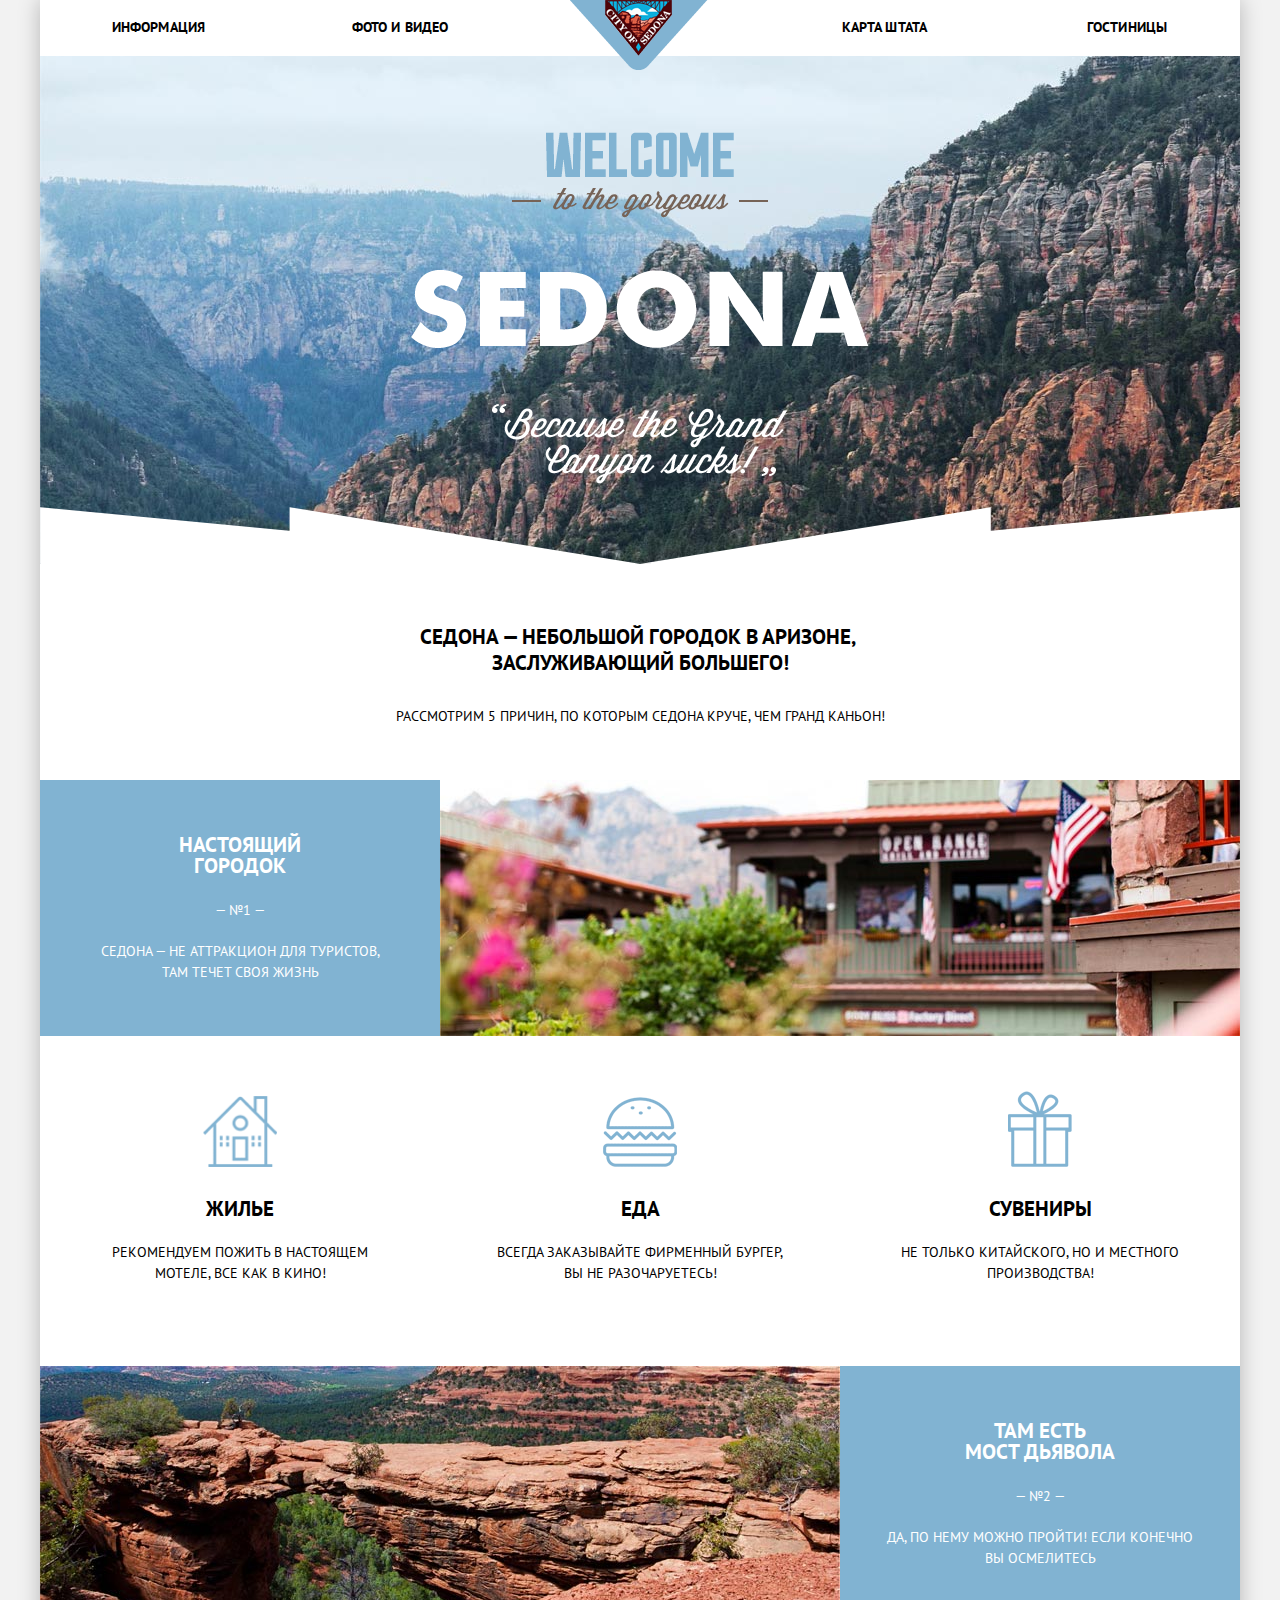
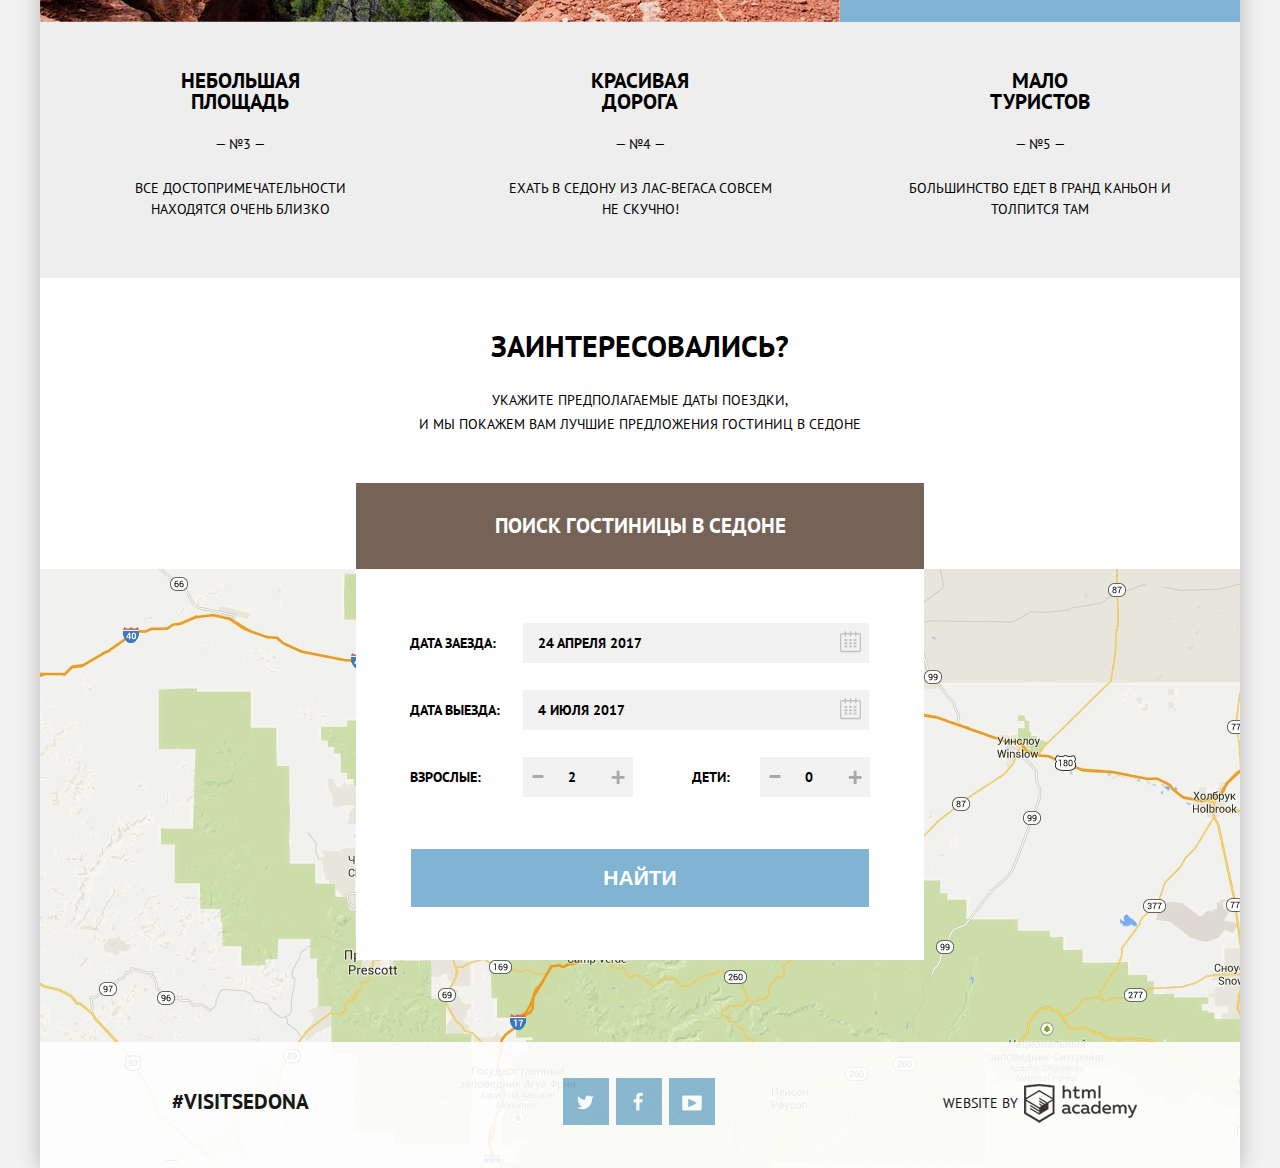
<file: index.html>
<!DOCTYPE html>
<html lang="ru">
<head>
	<meta charset="UTF-8">
	<meta name="format-detection" content="telephone=no">
	<title>HTML Academy: Седона</title>
	<link href="https://fonts.googleapis.com/css?family=PT+Sans:400,700&amp;subset=cyrillic" rel="stylesheet">
	<link href="css/normalize.css" rel="stylesheet">
	<link rel="stylesheet" href="css/style.min.css">
</head>
<body>
	<div class="container">
		<div class="header">
			<ul>
				<li>
					<a href="#">информация</a>
				</li>
				<li>
					<a href="#">фото и видео</a>
				</li>
				<li>
					<a href="#">карта штата</a>
					</li>
				<li>
					<a href="hotel-page.html">гостиницы</a>
				</li>
			</ul>
			<a href="#" class="header-logo">
				<img src="img/logo.png" width="138" height="70" alt="logo">
			</a>
		</div>
		<main>
			<div class="main-background">
				<img src="img/welcome-sedona.png" width="458" height="352" alt="Welcome Sedona">
			</div>
			<div class="about-sedona">
				<h2>Седона — небольшой городок в Аризоне, 
заслуживающий большего!</h2>
				<p>Рассмотрим 5 причин, по которым Седона круче, чем Гранд Каньон!</p>
			</div>
			<div class="section1 clearfix">
				<div class="blue-block">
					<h2 class="space-pre"> настоящий 
городок</h2>
					<span>— №1 —</span>
					<p class="space-pre">седона — не аттракцион для туристов,
там течет своя жизнь</p>
				</div>
				<div class="block-background">
					<img src="img/true-city.jpg" width="800" height="256" alt="BG1">
				</div>
			</div>
			<div class="section2">
				<div class="item-list">
					<img src="img/features-logo1.png" width="74" height="73" alt="house">
					<h2>Жилье</h2>
					<p class="space-pre">Рекомендуем пожить в настоящем
мотеле, все как в кино!</p>
				</div>
				<div class="item-list">
					<img src="img/features-logo2.png" width="74" height="73" alt="food">
					<h2>Еда</h2>
					<p class="space-pre">Всегда заказывайте фирменный бургер,
вы не разочаруетесь!</p>
				</div>
				<div class="item-list">
					<img src="img/features-logo3.png" width="64" height="76" alt="souvenir">
					<h2>Сувениры</h2>
					<p class="space-pre">Не только китайского, но и местного
производства!</p>
				</div>
			</div>
			<div class="section3 clearfix">
				<div class="block-background second-bg">
					<img src="img/devil-bridge.jpg" width="800" height="256" alt="Мост дьявола">
				</div>
				<div class="blue-block second-blue">
					<h2 class="space-pre">Там есть
мост дьявола</h2>
					<span> — №2 — </span>
					<p class="space-pre">Да, по нему можно пройти! Если конечно
вы осмелитесь</p>
				</div>
			</div>
			<div class="section4">
				<div class="item-list second-list">
					<h2 class="space-pre">Небольшая
площадь</h2>
					<span> — №3 — </span>
					<p class="space-pre">Все достопримечательности
находятся очень близко</p>
				</div>
				<div class="item-list second-list">
					<h2 class="space-pre">Красивая
дорога</h2>
					<span> — №4 — </span>
					<p class="space-pre">Ехать в Седону из Лас-Вегаса совсем
не скучно!</p>
				</div>
				<div class="item-list second-list">
					<h2 class="space-pre">Мало
туристов</h2>
					<span> — №5 — </span>
					<p class="space-pre">Большинство едет в Гранд Каньон и
толпится там</p>
				</div>
			</div>
			<div class="interested">
				<span>Заинтересовались?</span>
				<p>Укажите предполагаемые даты поездки,<br>и мы покажем вам лучшие предложения гостиниц в Седоне</p>
				<div class="search">
					<a href="search-popup.html" class="search-hotel"><p>Поиск гостиницы в Седоне</p></a>
				</div>
			</div>
			<div class="popup">
				<form action="search-hotel.html" method="get">
					<label class="sub-input" for="check-in">Дата заезда:</label>
					<div class="date-wrapper">
						<input class="style-input" type="text" name="form-hotel" id="check-in" value="24 апреля 2017">
						<button class="date-btn">Дата</button>
					</div>
					<label class="sub-input" for="check-out">Дата выезда:</label>
					<div class="date-wrapper">
						<input class="style-input" type="text" name="form-hotel" id="check-out" value="4 июля 2017">
						<button class="date-btn">Дата</button>
					</div>
					<label class="sub-input sub-input-left" for="adults">Взрослые:</label>
					<div class="people-wrapper">
						<button class="btn-less">—</button>
						<input class="style-input small-input" type="text" name="form-hotel" id="adults" value="2">
						<button class="btn-more">+</button>
					</div>
					<label class="sub-input sub-input-right" for="children">Дети:</label>
					<div class="people-wrapper">
						<button class="btn-less">—</button>
						<input class="style-input small-input" type="text" name="form-hotel" id="children" value="0">
						<button class="btn-more">+</button>
					</div>
					<input class="btn-input" type="submit" value="Найти">
				</form>
			</div>
			<div class="modal-content-map">
				<iframe src="https://www.google.com/maps/embed?pb=!1m18!1m12!1m3!1d704756.5600729522!2d-112.12755649652316!3d34.860397035816646!2m3!1f0!2f0!3f0!3m2!1i1024!2i768!4f13.1!3m3!1m2!1s0x872da132f942b00d%3A0x5548c523fa6c8efd!2z0KHQtdC00L7QvdCwLCDQkNGA0LjQt9C-0L3QsCA4NjMzNg!5e0!3m2!1sru!2sua!4v1487458489218" width="1200" height="593" allowfullscreen>
				</iframe>
			</div>
		</main>
		<footer class="main-footer">
			<div class="footer-tag">
				<span>#VisitSedona</span>
			</div>
			<div class="footer-social">
				<a class="social-btn social-btn-tw" href="#">Твиттер</a>
				<a class="social-btn social-btn-fb" href="#">Фейсбук</a>
				<a class="social-btn social-btn-yt" href="#">YouTube</a> 
			</div>
			<div class="footer-copyright">
				<span>Website by</span>
				<a class="icon-html" href="https://htmlacademy.ru/"></a>
			</div>
		</footer>
	</div>
</body>
</html>
</file>
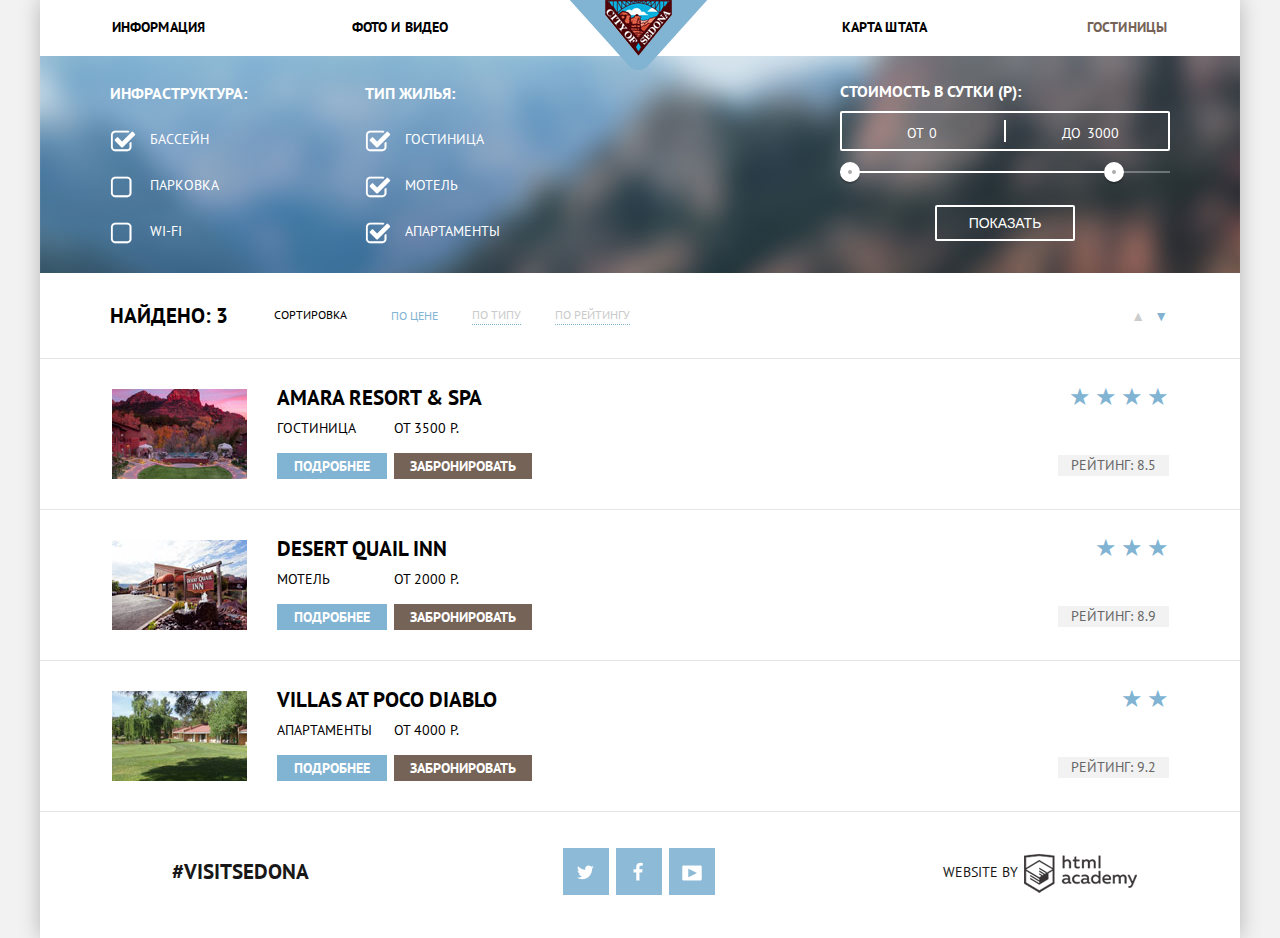
<file: hotel-page.html>
<!DOCTYPE html>
<html lang="ru">
<head>
	<meta charset="UTF-8">
	<meta name="format-detection" content="telephone=no">
	<title>HTML Academy: Седона</title>
	<link href="https://fonts.googleapis.com/css?family=PT+Sans:400,700&amp;subset=cyrillic" rel="stylesheet">
	<link href="css/normalize.css" rel="stylesheet">
	<link rel="stylesheet" href="css/style.min.css">
</head>
<body>
	<div class="container">
		<div class="header">
				<ul>
					<li>
						<a href="#">информация</a>
					</li>
					<li>
						<a href="#">фото и видео</a>
					</li>
					<li>
						<a href="#">карта штата</a>
					</li>
					<li>
						<a href="hotel-page.html" class="active-page">гостиницы</a>
					</li>
				</ul>
				<a href="index.html" class="header-logo">
					<img src="img/logo.png" width="138" height="70" alt="logo">
				</a>
		</div>
		<main>
			<div class="search-panel">
				<form action="search-hotel.html" method="get">
					<div class="search-options">
						<h2>Инфраструктура:</h2>
						<p>
							<input type="checkbox" name="pool" id="pool-check" checked>
							<label for="pool-check">Бассейн</label>
						</p>
						<p>
							<input type="checkbox" name="parking" id="parking-check">
							<label for="parking-check">Парковка</label>
						</p>
						<p>
							<input type="checkbox" name="wifi" id="wifi-check">
							<label for="wifi-check">Wi-Fi</label>
						</p>
					</div>
					<div class="search-options">
						<h2>Тип жилья:</h2>
						<p>
							<input id="hotel-check" type="checkbox" name="hotel" checked>
							<label for="hotel-check">Гостиница</label>
						</p>
						<p>
							<input id="motel-check" type="checkbox" name="motel" checked>
							<label for="motel-check">Мотель</label>
						</p>
						<p>
							<input id="apartament-check" type="checkbox" name="apartament" checked>
							<label for="apartament-check">Апартаменты</label>
						</p>
					</div>
					<div class="filter-range">
						<div class="filter-range-title">Стоимость в сутки (р):</div>
						<div class="price-controls">
							<label class="min-price">от <input type="text" name="min-price" value="0"></label>
							<label class="max-price">до <input type="text" name="max-price" value="3000"></label>
						</div>
						<div class="range-controls">
							<div class="scale">
								<div class="bar"></div>
							</div>
							<div class="range-toggle range-toggle-min"></div>
							<div class="range-toggle range-toggle-max"></div>
						</div>
						<button class="btn-transparent" type="submit">Показать</button>
					</div>
				</form>
			</div>
			<div class="sorting">
				<h2>Найдено: 3</h2>
				<span class="sorting-name">Сортировка</span>
				<a href="#" class="sorting-pick sorting-active">По цене</a>
				<a href="#" class="sorting-pick">По типу</a> 	
				<a href="#" class="sorting-pick">По рейтингу</a>
				<a href="#" class="arrow-up arrow">▲</a>
				<a href="#" class="arrow-down sorting-active arrow">▼</a>
			</div>
			<div class="results-list">
				<div class="results">
					<img class="results-logo" src="img/hotel.jpg" width="135" height="90" alt="Amara Resort & Spa"> <!-- картинка отеля -->
					<div class="results-about">
						<h2>
							<a href="#" class="hotel-name">Amara Resort & Spa</a>
						</h2>
						<div class="results-column">
							<span>Гостиница</span>
							<a href="#" class="btn-more-hotel">Подробнее</a>
						</div>
						<div class="results-column">
							<span>от 3500 Р.</span>
							<a href="#" class="btn-reservation">Забронировать</a>
						</div>
					</div>
					<div class="rating-stars">
						★★★★
					</div>
					<div class="rating-number">
						Рейтинг: 8.5
					</div>
				</div>
				<div class="results">
					<img class="results-logo" src="img/motel.jpg" width="135" height="90" alt="Desert Quail Inn">
					<div class="results-about">
						<h2>
							<a href="#" class="hotel-name">Desert Quail Inn</a>
						</h2>
						<div class="results-column">
							<span>Мотель</span>
							<a href="#" class="btn-more-hotel">Подробнее</a>
						</div>
						<div class="results-column">
							<span>от 2000 Р.</span>
							<a href="#" class="btn-reservation">Забронировать</a>
						</div>
					</div>
					<div class="rating-stars">
						★★★
					</div>
					<div class="rating-number">
						Рейтинг: 8.9
					</div>
				</div>
				<div class="results">
					<img class="results-logo" src="img/apartaments.jpg" width="135" height="90" alt="Villas At Poco Diablo">
					<div class="results-about">
						<h2>
							<a href="#" class="hotel-name">Villas At Poco Diablo</a>
						</h2>
						<div class="results-column">
							<span>Апартаменты</span>
							<a href="#" class="btn-more-hotel">Подробнее</a>
						</div>
						<div class="results-column">
							<span>от 4000 Р.</span>
							<a href="#" class="btn-reservation">Забронировать</a>
						</div>
					</div>
					<div class="rating-stars">
						★★
					</div>
					<div class="rating-number">
						Рейтинг: 9.2
					</div>
				</div>
			</div>
		</main>
		<footer class="main-footer fixed">
			<div class="footer-tag">
				<span>#VisitSedona</span>
			</div>
			<div class="footer-social">
				<a class="social-btn social-btn-tw" href="#">Твиттер</a>
				<a class="social-btn social-btn-fb" href="#">Фейсбук</a>
				<a class="social-btn social-btn-yt" href="#">YouTube</a> 
			</div>
			<div class="footer-copyright">
				<span>Website by</span>
				<a class="icon-html" href="https://htmlacademy.ru/"></a>
			</div>
		</footer>
	</div>
</body>
</html>
</file>
<file: css/style.min.css>
html,body{font-size:14px;line-height:21px;font-weight:400;font-family:"PT Sans","Arial",sans-serif;color:#000;text-transform:uppercase;padding:0;margin:0;background-color:#f2f2f2}a{text-decoration:none;color:#000}img{max-width:100%;height:auto}.clearfix::after{content:"";display:table;clear:both}.container{width:1200px;background-color:#fff;margin:0 auto;box-shadow:0 0 20px 0 rgba(0,0,0,.25);position:relative}.header{margin:0 72px;box-sizing:border-box}.header ul{font-size:0;list-style:none;margin:0;padding:0}.header li{display:inline-block;vertical-align:top;margin-top:17px;margin-bottom:18px;width:240px;font-weight:700;font-size:14px;letter-spacing:.1px}.header li:nth-child(3),.header li:nth-child(4){text-align:right}.header li:nth-child(2){padding-right:95px}.header-logo{position:absolute;left:50%;top:0;margin-left:-70px}main .main-background{width:1200px;height:432px;text-align:center;padding-top:76px;background:url(../img/teeth.png),url(../img/background.jpg);background-repeat:no-repeat;background-color:#5496bd;background-position:bottom,0 -55px}.about-sedona{margin-top:60px;margin-bottom:53px;text-align:center}.about-sedona h2{line-height:26px;margin-bottom:30px;white-space:pre;letter-spacing:0}.space-pre{white-space:pre}.blue-block{background:#81b3d2;float:left;text-align:center;height:219px;width:400px;color:#fff;padding-top:37px}.blue-block h2{width:151px;padding-left:124px;margin-bottom:24px}.blue-block p{margin-top:20px}.block-background{float:right;height:256px}.second-bg{float:left}.second-blue{float:right}.section2{min-height:275px;font-size:0;padding-top:55px}.item-list{display:inline-block;vertical-align:bottom;width:400px;font-size:14px;text-align:center}.item-list h2{margin-top:25px}.item-list p{margin-top:23px}.section4{background:#eee;min-height:233px;font-size:0;padding-top:23px}.second-list h2{margin-bottom:22px}.interested{min-height:235px;padding-top:56px;text-align:center}.interested span{font-size:30px;line-height:24px;color:#000;font-weight:700}.interested p{margin-top:25px;line-height:24px}.search{width:568px;height:86px;background:#766357;margin:0 auto;margin-top:47px}.search p{color:#fff;font-weight:700;line-height:26px;font-size:21px;padding-top:30px}.popup{width:568px;position:absolute;left:50%;margin-left:-284px;background-color:#fff;display:inline-block;vertical-align:baseline}.popup form{padding:54px;margin-bottom:82px;font-size:0}.sub-input{width:98px;display:inline-block;margin-bottom:36px;font-size:14px;font-weight:700;text-align:left;vertical-align:baseline}.sub-input-right{display:inline-block;text-align:right;margin-left:14px;padding-right:35px;vertical-align:baseline}.sub-input-left{margin-right:20px}.style-input{font-family:"PT Sans","Arial",sans-serif;font-weight:700;display:inline-block;box-sizing:border-box;width:346px;min-height:40px;text-align:left;text-transform:uppercase;border:none;outline:none;margin-left:15px;background-color:#f2f2f2;font-size:14px;padding:0 15px;vertical-align:baseline}.date-wrapper{display:inline-block;vertical-align:baseline;position:relative}.people-wrapper{display:inline-block;vertical-align:baseline;position:relative;width:90px}.small-input{width:50px;margin-left:25px}.date-btn{position:absolute;right:0;font-size:0;width:38px;height:38px;cursor:pointer;border:0;background:#f2f2f2;background-image:url(../img/date-logo.png);background-repeat:no-repeat;background-position:center center}.map{background-color:#5496bd}.btn-less{position:absolute;left:-5px;font-size:0;color:#a9a9a9;width:30px;height:40px;cursor:pointer;border:0;background:#f2f2f2;background-image:url(../img/less-logo.png);background-repeat:no-repeat;background-position:center center}.btn-more{position:absolute;font-size:25px;font-weight:700;color:#a9a9a9;width:30px;height:40px;cursor:pointer;border:0;background:#f2f2f2}.btn-input{display:block;position:absolute;left:50%;width:458px;margin-left:-229px;min-height:58px;bottom:53px;cursor:pointer;text-align:center;text-transform:uppercase;color:#fff;border:none;outline:none;background-color:#81b3d2;font-size:21px;font-weight:700}.map{min-height:593px}.main-footer{width:1200px;min-height:126px;position:absolute;opacity:.9;background:#fff;bottom:0;font-size:0;clear:both}.main-footer div{display:inline-block;width:400px;padding-top:36px;font-size:21px;font-weight:700;text-align:center;vertical-align:middle}.social-btn{display:inline-block;width:46px;height:47px;margin-right:2px;font-size:0;vertical-align:middle;background-color:#81b3d2}.social-btn-tw{background-image:url(../img/spritesheet.png);background-position:4px -142px}.social-btn-fb{background-image:url(../img/spritesheet.png);background-position:7px -106px}.social-btn-yt{background-image:url(../img/spritesheet.png);background-position:3px -177px}.footer-copyright span{font-weight:400;font-size:14px;margin-right:120px}.icon-html{position:absolute;bottom:45px;right:103px;display:block;width:113px;height:39px;background:url(../img/html-logo.png) no-repeat 0 0}.fixed{position:static}.search-panel{background-image:url(../img/hotel-page-background.jpg);background-color:#5496bd;width:1200px;min-height:217px}.search-options{float:left;padding-left:70px;width:185px;color:#fff}.search-options h2{margin-top:27px;margin-bottom:25px;font-size:16px;color:#fff;line-height:21px}.search-options p{margin-bottom:25px}input[type=checkbox]{display:none}input[type=checkbox]+label{position:relative;padding-left:40px;cursor:pointer}input[type=checkbox]+label::before{position:absolute;top:0;left:0;display:block;width:22px;height:22px;content:"";background-image:url(../img/icons-sprite-checkbox.png);background-repeat:no-repeat;background-position:-5px -5px}input[type=checkbox]:checked+label::before{width:26px;background-position:-37px -5px}.filter-range{width:330px;float:right;margin-right:70px;margin-top:25px;color:#fff;text-transform:uppercase}.filter-range-title{margin-bottom:9px;font-weight:600;font-size:16px;line-height:21px}.price-controls{position:relative;height:36px;margin-bottom:20px;font-size:0;border:2px solid #fff;border-radius:2px}.price-controls::after{content:"";position:absolute;top:50%;left:50%;width:2px;height:22px;background:#fff;transform:translate(-50%,-50%)}.price-controls label{display:inline-block;font-size:14px;line-height:38px;vertical-align:top;cursor:pointer}.price-controls .min-price,.price-controls .max-price{width:90px;padding-left:65px}.price-controls input{width:50px;margin:0;color:inherit;font:inherit;background:0 0;border:none;vertical-align:baseline}.range-controls{position:relative;margin-bottom:32px}.range-controls .scale{height:2px;background:rgba(255,255,255,.3)}.range-controls .bar{width:80%;height:2px;background:#fff}.range-toggle{position:absolute;top:-9px;width:4px;height:4px;background:#ababab;border:8px solid #fff;border-radius:50%;box-shadow:0 2px 1px 0 rgba(0,1,1,.2);cursor:pointer}.range-toggle:hover{background:#1c4f80}.range-toggle-min{left:0}.range-toggle-max{left:80%}.btn-transparent{display:block;margin:0 auto;padding:6px 32px;font-size:14px;line-height:20px;color:#fff;text-transform:uppercase;background:0 0;border:2px solid #fff;border-radius:2px;cursor:pointer}.btn-transparent:hover{color:#000;background:#fff}.sorting{padding-top:15px;padding-bottom:14px;position:relative;border-bottom:1px solid #e5e5e5}.sorting h2{padding-left:70px;width:160px;display:inline-block;vertical-align:middle}.sorting-name{margin-right:40px;font-size:12px}.sorting-pick{display:inline-block;vertical-align:middle;margin-right:30px;font-size:12px;border-bottom:1px dotted #81b3d2;line-height:18px;color:#cacaca}.sorting-active{color:#81b3d2;border-bottom:none}.arrow-up{position:absolute;top:33px;right:95px;color:#ccc}.arrow-down{position:absolute;top:33px;right:72px;color:#82b3d2}.results{clear:both;position:relative;min-height:150px;border-bottom:1px solid #e5e5e5}.results-logo{width:135px;max-height:90px;float:left;padding:30px 30px 30px 72px}.results-about{float:left;width:393px}.results-about h2{margin-top:28px;margin-bottom:10px}.results-column{display:inline-block;vertical-align:baseline;margin-right:3px;font-size:14px}.results-column span{display:block;margin-bottom:17px}.rating-stars{position:absolute;top:27px;right:67px;letter-spacing:4px;color:#81b3d2;font-size:24px}.rating-number{position:absolute;top:96px;right:71px;padding:0 13px;color:#666;background-color:#f2f2f2}.btn-more-hotel{height:26px;padding:4px 17px;color:#fff;outline:none;background-color:#81b3d2;font-size:14px;font-weight:700}.btn-reservation{height:27px;padding:4px 16px;color:#fff;outline:none;background-color:#766357;font-size:14px;font-weight:700}.active-page{color:#766357}.header a:hover,.sorting-pick:hover,.hotel-name:hover{color:#81b3d2}.header a:active,.hotel-name:active{color:#cacaca}.sorting-pick:active,.arrow:hover,.btn-more:hover{color:#000;border-bottom:none}.arrow:active,.btn-more:active{color:#81b3d2}.btn-more-hotel:hover,.social-btn-tw:hover,.social-btn-fb:hover,.social-btn-yt:hover,.btn-input:hover{background-color:#669ec0}.btn-more-hotel:active,.social-btn-tw:active,.social-btn-fb:active,.social-btn-yt:active,.btn-input:active{background-color:#5496bd;color:rgba(255,255,255,.3)}.btn-reservation:hover{background-color:#604e43}.btn-reservation:active{background-color:#503e33;color:rgba(255,255,255,.3)}.icon-html:hover{background:url(../img/html-logo2.png) no-repeat}.icon-html:active{background:url(../img/html-logo3.png) no-repeat}.price-controls input:focus{outline:0}.style-input:hover{background-color:#ebebeb}.style-input:focus{background-color:#fff;border:2px solid #e5e5e5;padding-left:13px}.btn-less:hover{background-image:url(../img/less-logo2.png)}.btn-less:active{background-image:url(../img/less-logo3.png)}.date-btn:hover{background-image:url(../img/date-logo2.png)}.date-btn:active{background-image:url(../img/date-logo3.png)}.modal-content-map{background-image:url(../img/map.png)}iframe{border:none}
</file>
